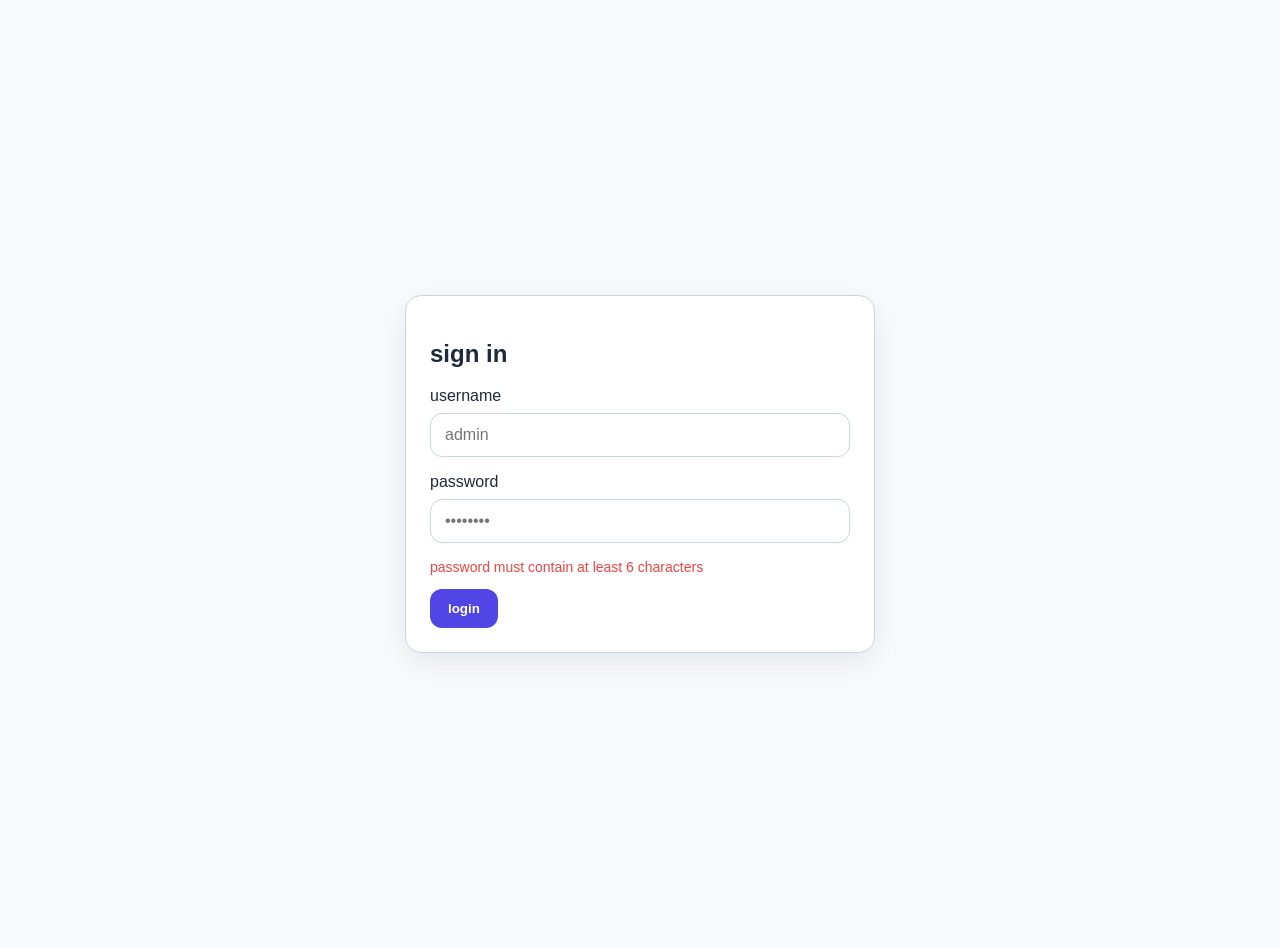
<file: index.html>
<!DOCTYPE html>
<html lang="en">
<head>
    <meta charset="UTF-8">
    <meta name="viewport" content="width=device-width, initial-scale=1.0">
    <title>Login</title>
    <link rel="stylesheet" href="assets/css/main.css">
</head>
<body class="login-page">
<!-- login form -->
<section class="login-card">
    <h2>sign in</h2>
    <div class="form-field"><label for="username">username</label><input id="username" class="form-field__input" type="text" placeholder="admin"></div>
    <div class="form-field"><label for="password">password</label><input id="password" class="form-field__input" type="password" placeholder="••••••••"></div>
    <p class="validation-error">password must contain at least 6 characters</p>
    <button class="button" type="button">login</button>
</section>
</body>
</html>
</file>
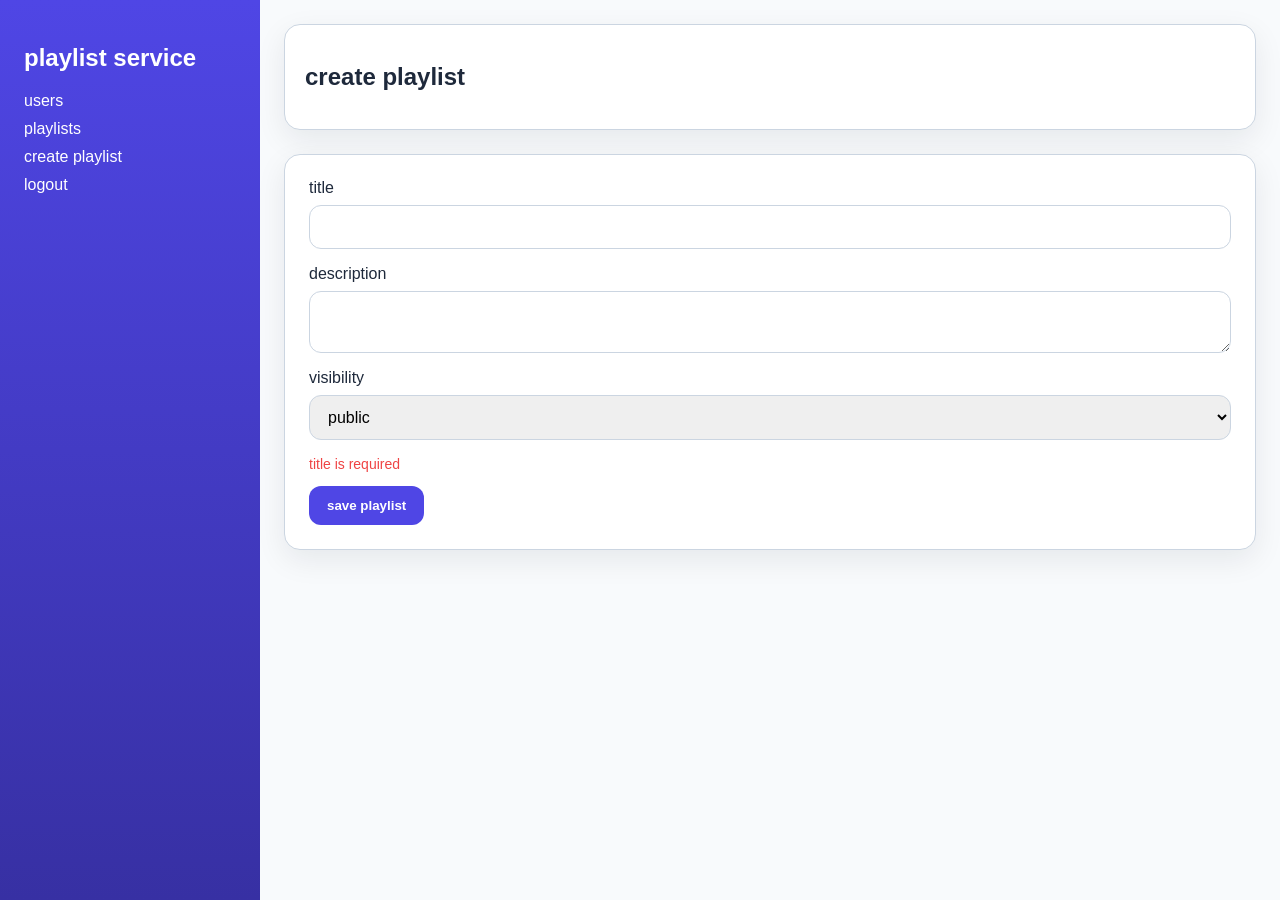
<file: create-playlist.html>
<!DOCTYPE html>
<html lang="en">
<head>
    <meta charset="UTF-8">
    <meta name="viewport" content="width=device-width, initial-scale=1.0">
    <title>Create playlist</title>
    <link rel="stylesheet" href="assets/css/main.css">
</head>
<body class="">
<div class="page-shell"><aside class="sidebar">
    <h1>playlist service</h1>
    <nav>
        <a class="sidebar__nav-link" href="users.html">users</a>
        <a class="sidebar__nav-link" href="playlists.html">playlists</a>
        <a class="sidebar__nav-link" href="create-playlist.html">create playlist</a>
        <a class="sidebar__nav-link" href="index.html">logout</a>
    </nav>
</aside><main class="main-content"><header class="topbar"><h2>create playlist</h2></header>
<section class="panel">
<div class="form-field"><label>title</label><input class="form-field__input"></div>
<div class="form-field"><label>description</label><textarea class="form-field__textarea"></textarea></div>
<div class="form-field"><label>visibility</label><select class="form-field__select"><option>public</option><option>private</option></select></div>
<p class="validation-error">title is required</p>
<button class="button">save playlist</button>
</section></main></div>
</body>
</html>
</file>
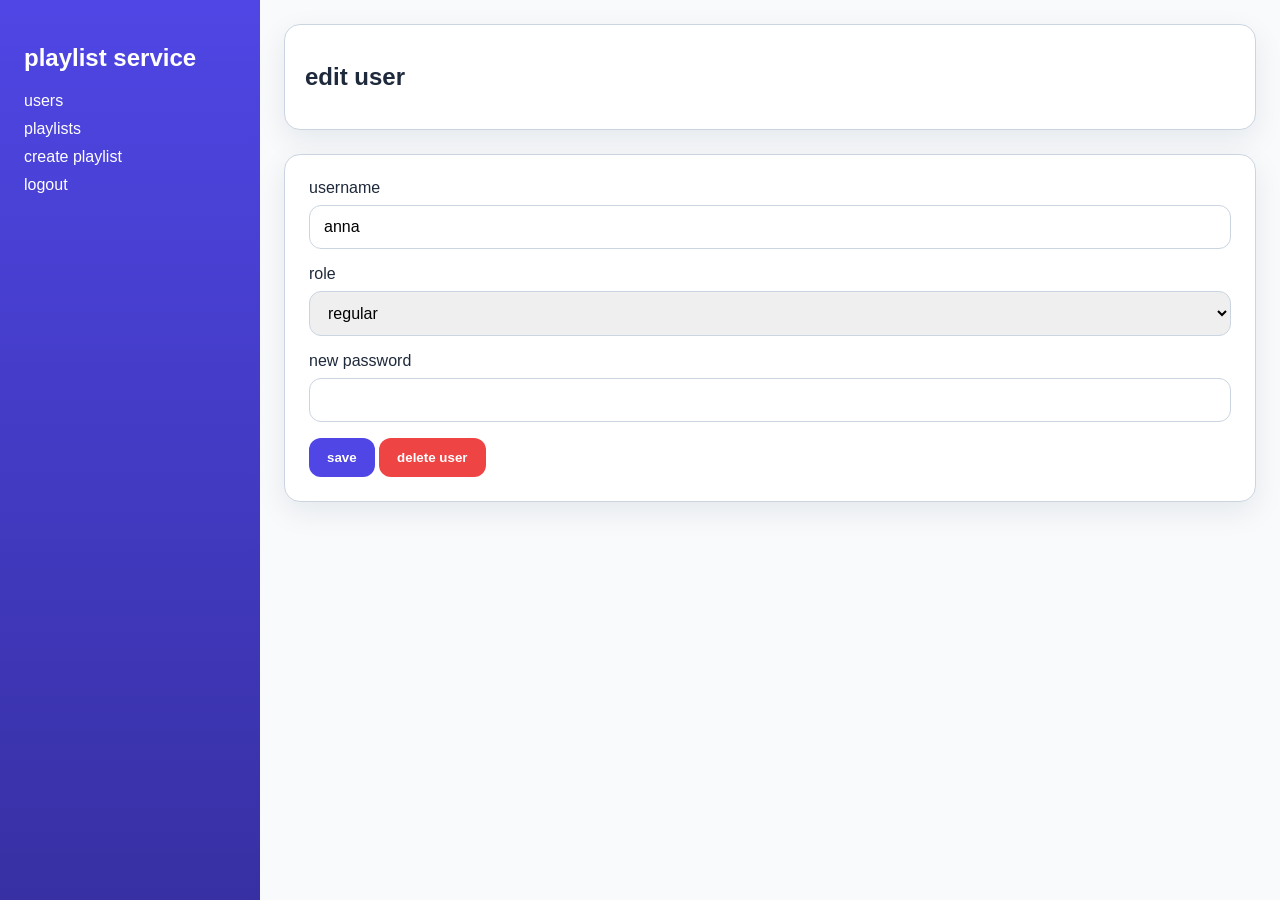
<file: edit-user.html>
<!DOCTYPE html>
<html lang="en">
<head>
    <meta charset="UTF-8">
    <meta name="viewport" content="width=device-width, initial-scale=1.0">
    <title>Edit user</title>
    <link rel="stylesheet" href="assets/css/main.css">
</head>
<body class="">
<div class="page-shell"><aside class="sidebar">
    <h1>playlist service</h1>
    <nav>
        <a class="sidebar__nav-link" href="users.html">users</a>
        <a class="sidebar__nav-link" href="playlists.html">playlists</a>
        <a class="sidebar__nav-link" href="create-playlist.html">create playlist</a>
        <a class="sidebar__nav-link" href="index.html">logout</a>
    </nav>
</aside><main class="main-content"><header class="topbar"><h2>edit user</h2></header>
<section class="panel">
<div class="form-field"><label>username</label><input class="form-field__input" value="anna"></div>
<div class="form-field"><label>role</label><select class="form-field__select"><option selected>regular</option><option>admin</option></select></div>
<div class="form-field"><label>new password</label><input class="form-field__input" type="password"></div>
<button class="button">save</button>
<button class="button button--danger">delete user</button>
</section></main></div>
</body>
</html>
</file>
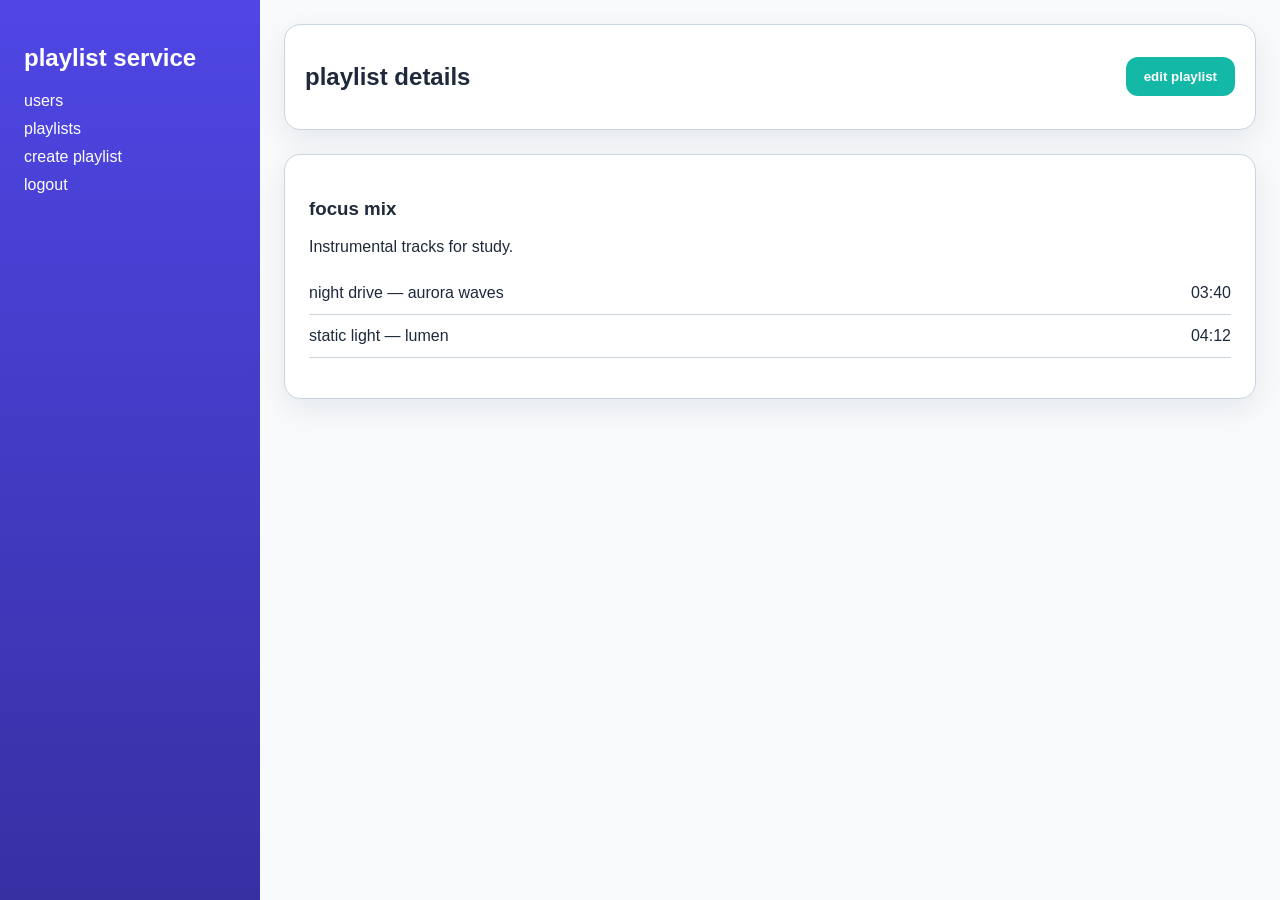
<file: playlist-detail.html>
<!DOCTYPE html>
<html lang="en">
<head>
    <meta charset="UTF-8">
    <meta name="viewport" content="width=device-width, initial-scale=1.0">
    <title>Playlist detail</title>
    <link rel="stylesheet" href="assets/css/main.css">
</head>
<body class="">
<div class="page-shell"><aside class="sidebar">
    <h1>playlist service</h1>
    <nav>
        <a class="sidebar__nav-link" href="users.html">users</a>
        <a class="sidebar__nav-link" href="playlists.html">playlists</a>
        <a class="sidebar__nav-link" href="create-playlist.html">create playlist</a>
        <a class="sidebar__nav-link" href="index.html">logout</a>
    </nav>
</aside><main class="main-content"><header class="topbar"><h2>playlist details</h2><button class="button button--secondary">edit playlist</button></header>
<section class="panel"><h3>focus mix</h3><p>Instrumental tracks for study.</p><ul class="track-list"><li class="track-list__item"><span>night drive — aurora waves</span><span>03:40</span></li><li class="track-list__item"><span>static light — lumen</span><span>04:12</span></li></ul></section></main></div>
</body>
</html>
</file>
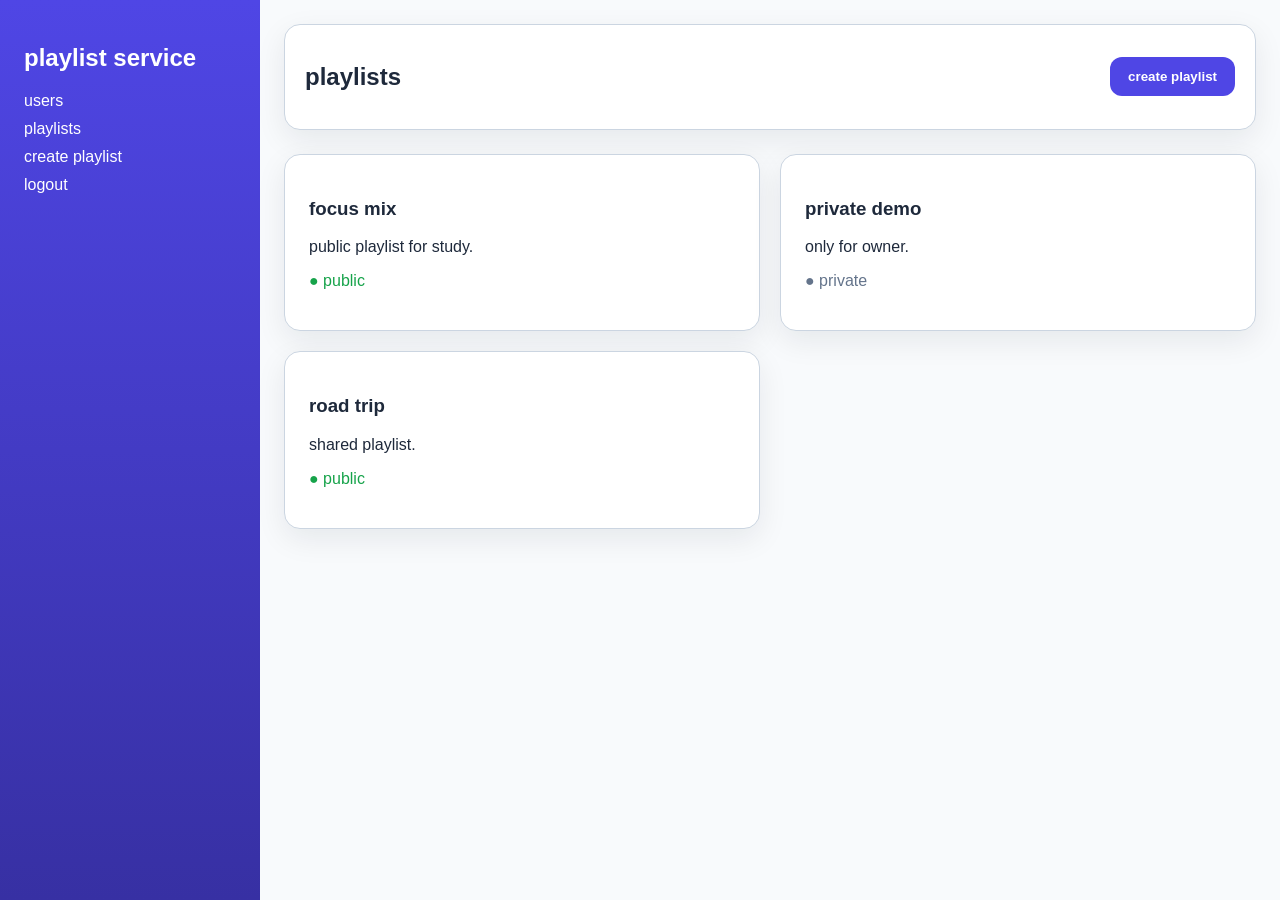
<file: playlists.html>
<!DOCTYPE html>
<html lang="en">
<head>
    <meta charset="UTF-8">
    <meta name="viewport" content="width=device-width, initial-scale=1.0">
    <title>Playlists</title>
    <link rel="stylesheet" href="assets/css/main.css">
</head>
<body class="">
<div class="page-shell"><aside class="sidebar">
    <h1>playlist service</h1>
    <nav>
        <a class="sidebar__nav-link" href="users.html">users</a>
        <a class="sidebar__nav-link" href="playlists.html">playlists</a>
        <a class="sidebar__nav-link" href="create-playlist.html">create playlist</a>
        <a class="sidebar__nav-link" href="index.html">logout</a>
    </nav>
</aside><main class="main-content"><header class="topbar"><h2>playlists</h2><button class="button">create playlist</button></header>
<section class="grid grid--two">
<article class="panel"><h3>focus mix</h3><p>public playlist for study.</p><p><span class="badge badge--success">public</span></p></article>
<article class="panel"><h3>private demo</h3><p>only for owner.</p><p><span class="badge badge--muted">private</span></p></article>
<article class="panel"><h3>road trip</h3><p>shared playlist.</p><p><span class="badge badge--success">public</span></p></article>
</section></main></div>
</body>
</html>
</file>
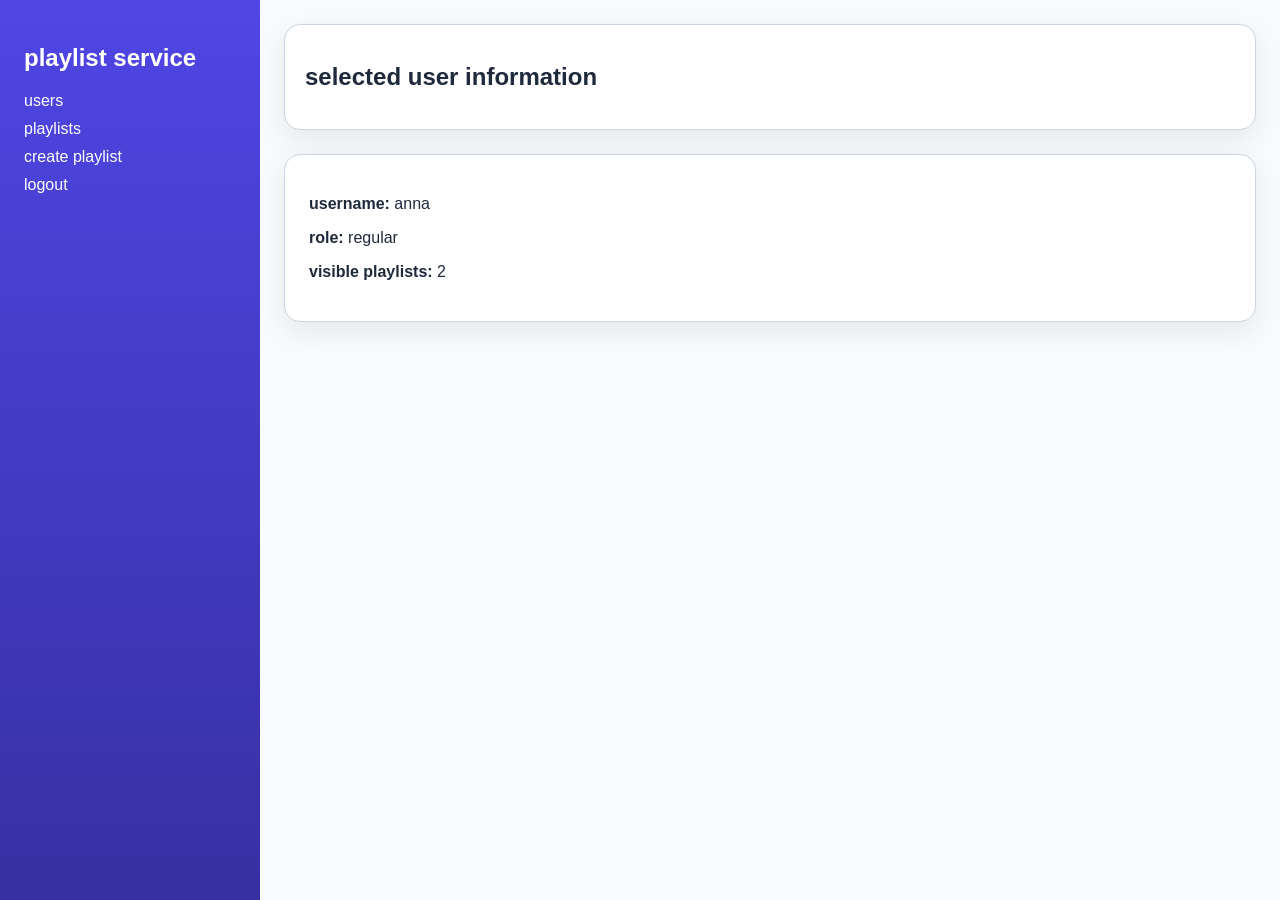
<file: user-detail.html>
<!DOCTYPE html>
<html lang="en">
<head>
    <meta charset="UTF-8">
    <meta name="viewport" content="width=device-width, initial-scale=1.0">
    <title>User details</title>
    <link rel="stylesheet" href="assets/css/main.css">
</head>
<body class="">
<div class="page-shell"><aside class="sidebar">
    <h1>playlist service</h1>
    <nav>
        <a class="sidebar__nav-link" href="users.html">users</a>
        <a class="sidebar__nav-link" href="playlists.html">playlists</a>
        <a class="sidebar__nav-link" href="create-playlist.html">create playlist</a>
        <a class="sidebar__nav-link" href="index.html">logout</a>
    </nav>
</aside><main class="main-content"><header class="topbar"><h2>selected user information</h2></header>
<section class="panel"><p><strong>username:</strong> anna</p><p><strong>role:</strong> regular</p><p><strong>visible playlists:</strong> 2</p></section></main></div>
</body>
</html>
</file>
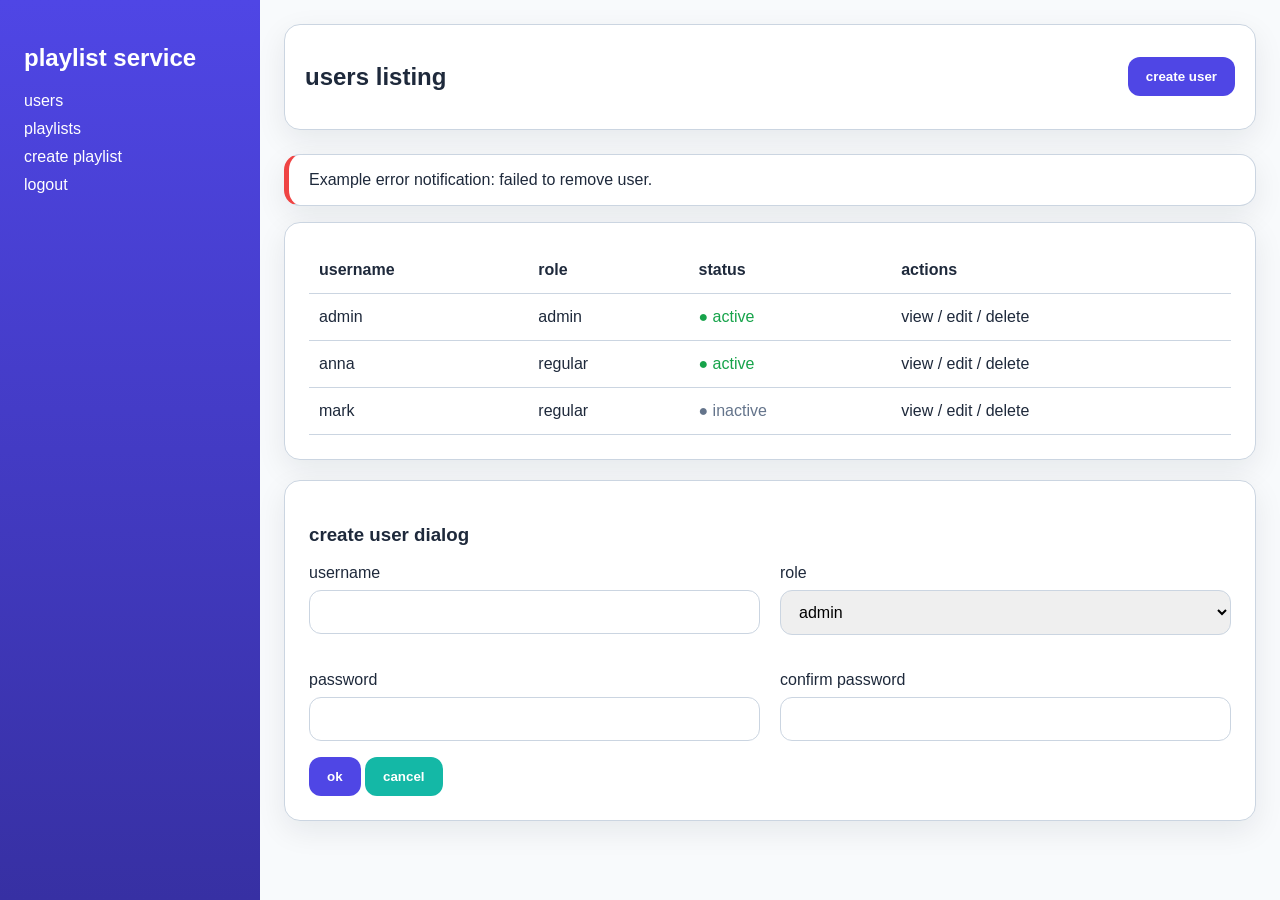
<file: users.html>
<!DOCTYPE html>
<html lang="en">
<head>
    <meta charset="UTF-8">
    <meta name="viewport" content="width=device-width, initial-scale=1.0">
    <title>Users</title>
    <link rel="stylesheet" href="assets/css/main.css">
</head>
<body class="">
<div class="page-shell"><aside class="sidebar">
    <h1>playlist service</h1>
    <nav>
        <a class="sidebar__nav-link" href="users.html">users</a>
        <a class="sidebar__nav-link" href="playlists.html">playlists</a>
        <a class="sidebar__nav-link" href="create-playlist.html">create playlist</a>
        <a class="sidebar__nav-link" href="index.html">logout</a>
    </nav>
</aside><main class="main-content"><header class="topbar"><h2>users listing</h2><button class="button">create user</button></header>
<section class="notification notification--error">Example error notification: failed to remove user.</section>
<section class="panel">
<table class="table">
<thead><tr><th>username</th><th>role</th><th>status</th><th>actions</th></tr></thead>
<tbody>
<tr><td>admin</td><td>admin</td><td><span class="badge badge--success">active</span></td><td>view / edit / delete</td></tr>
<tr><td>anna</td><td>regular</td><td><span class="badge badge--success">active</span></td><td>view / edit / delete</td></tr>
<tr><td>mark</td><td>regular</td><td><span class="badge badge--muted">inactive</span></td><td>view / edit / delete</td></tr>
</tbody>
</table>
</section>
<section class="modal" style="margin-top:20px;">
<h3>create user dialog</h3>
<div class="grid grid--two">
<div class="form-field"><label>username</label><input class="form-field__input" type="text"></div>
<div class="form-field"><label>role</label><select class="form-field__select"><option>admin</option><option>regular</option></select></div>
<div class="form-field"><label>password</label><input class="form-field__input" type="password"></div>
<div class="form-field"><label>confirm password</label><input class="form-field__input" type="password"></div>
</div>
<button class="button">ok</button> <button class="button button--secondary">cancel</button>
</section></main></div>
</body>
</html>
</file>
<file: assets/css/main.css>
@charset "UTF-8";
body {
  background: #f8fafc;
  color: #1e293b;
  font-family: Inter, Arial, sans-serif;
  margin: 0;
}

.page-shell {
  display: grid;
  grid-template-columns: 260px 1fr;
  min-height: 100vh;
}

.sidebar {
  background: linear-gradient(180deg, #4f46e5, #3730a3);
  color: #ffffff;
  padding: 24px;
}

.sidebar__nav-link {
  color: #ffffff;
  display: block;
  margin-bottom: 10px;
  text-decoration: none;
}

.main-content {
  padding: 24px;
}

.topbar,
.panel,
.login-card,
.modal,
.notification {
  background: #ffffff;
  border: 1px solid #cbd5e1;
  border-radius: 16px;
  box-shadow: 0 10px 30px rgba(15, 23, 42, 0.08);
}

.topbar {
  align-items: center;
  display: flex;
  justify-content: space-between;
  margin-bottom: 24px;
  padding: 18px 20px;
}

.panel,
.login-card,
.modal {
  padding: 24px;
}

.grid {
  display: grid;
  gap: 20px;
}

.grid--two {
  grid-template-columns: repeat(2, minmax(0, 1fr));
}

.button {
  border: 0;
  border-radius: 12px;
  cursor: pointer;
  font-weight: 600;
  padding: 12px 18px;
  transition: transform 0.2s ease, opacity 0.2s ease;
}
.button:hover {
  opacity: 0.92;
  transform: translateY(-1px);
}
.button {
  background: #4f46e5;
  color: #ffffff;
}

.button--secondary {
  background: #14b8a6;
}

.button--danger {
  background: #ef4444;
}

.form-field {
  display: flex;
  flex-direction: column;
  gap: 8px;
  margin-bottom: 16px;
}

.form-field__input,
.form-field__select,
.form-field__textarea {
  border: 1px solid #cbd5e1;
  border-radius: 12px;
  font: inherit;
  padding: 12px 14px;
}

.table {
  border-collapse: collapse;
  width: 100%;
}

.table th,
.table td {
  border-bottom: 1px solid #cbd5e1;
  padding: 14px 10px;
  text-align: left;
}

.badge::before {
  content: "● ";
}

.badge--success {
  color: #16a34a;
}

.badge--muted {
  color: #64748b;
}

.notification {
  margin-bottom: 16px;
  padding: 16px 20px;
}

.notification--error {
  border-left: 5px solid #ef4444;
}

.validation-error:first-child {
  margin-top: 0;
}

.validation-error {
  color: #ef4444;
  font-size: 14px;
}

.track-list {
  list-style: none;
  padding: 0;
}

.track-list__item {
  align-items: center;
  border-bottom: 1px solid #cbd5e1;
  display: flex;
  justify-content: space-between;
  padding: 12px 0;
}

.login-page {
  align-items: center;
  display: flex;
  justify-content: center;
  min-height: 100vh;
  padding: 24px;
}

.login-card {
  max-width: 420px;
  width: 100%;
}

@media (max-width: 900px) {
  .page-shell {
    grid-template-columns: 1fr;
  }
  .grid--two {
    grid-template-columns: 1fr;
  }
}

/*# sourceMappingURL=main.css.map */
</file>
